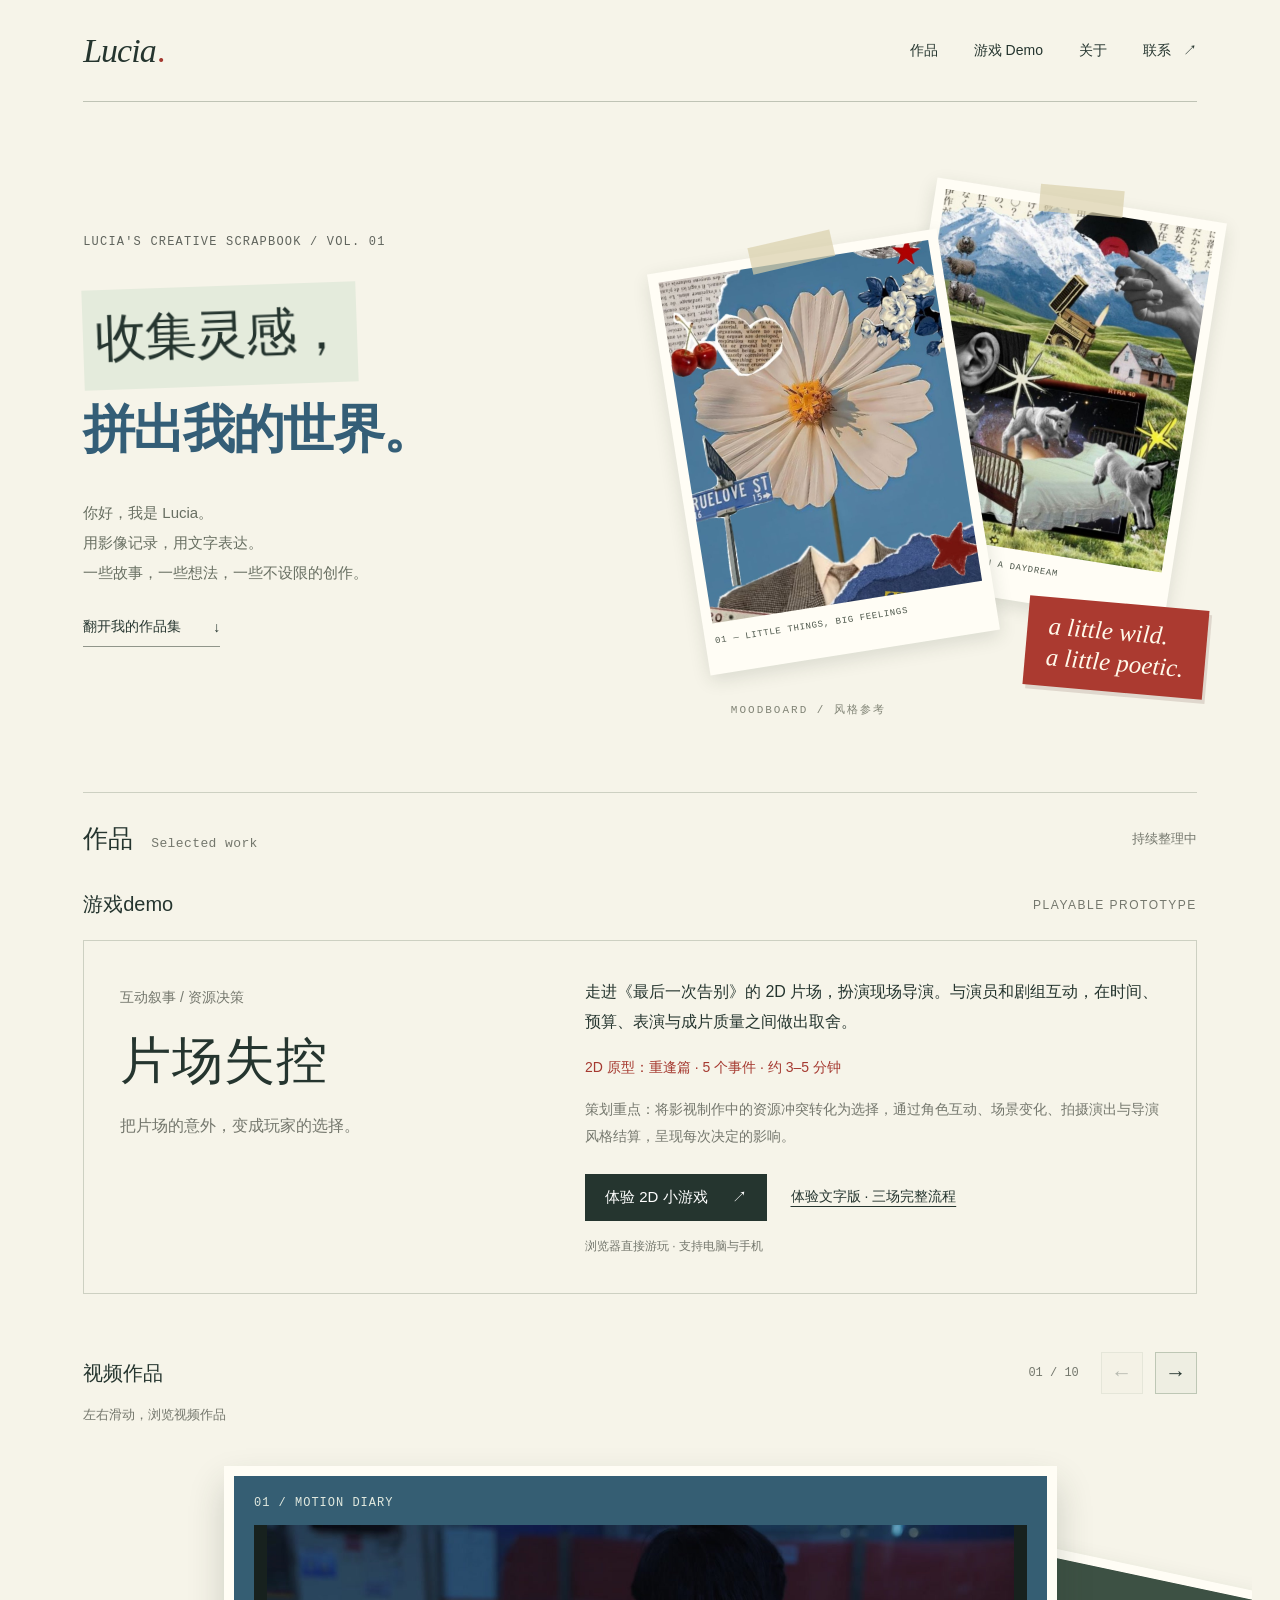
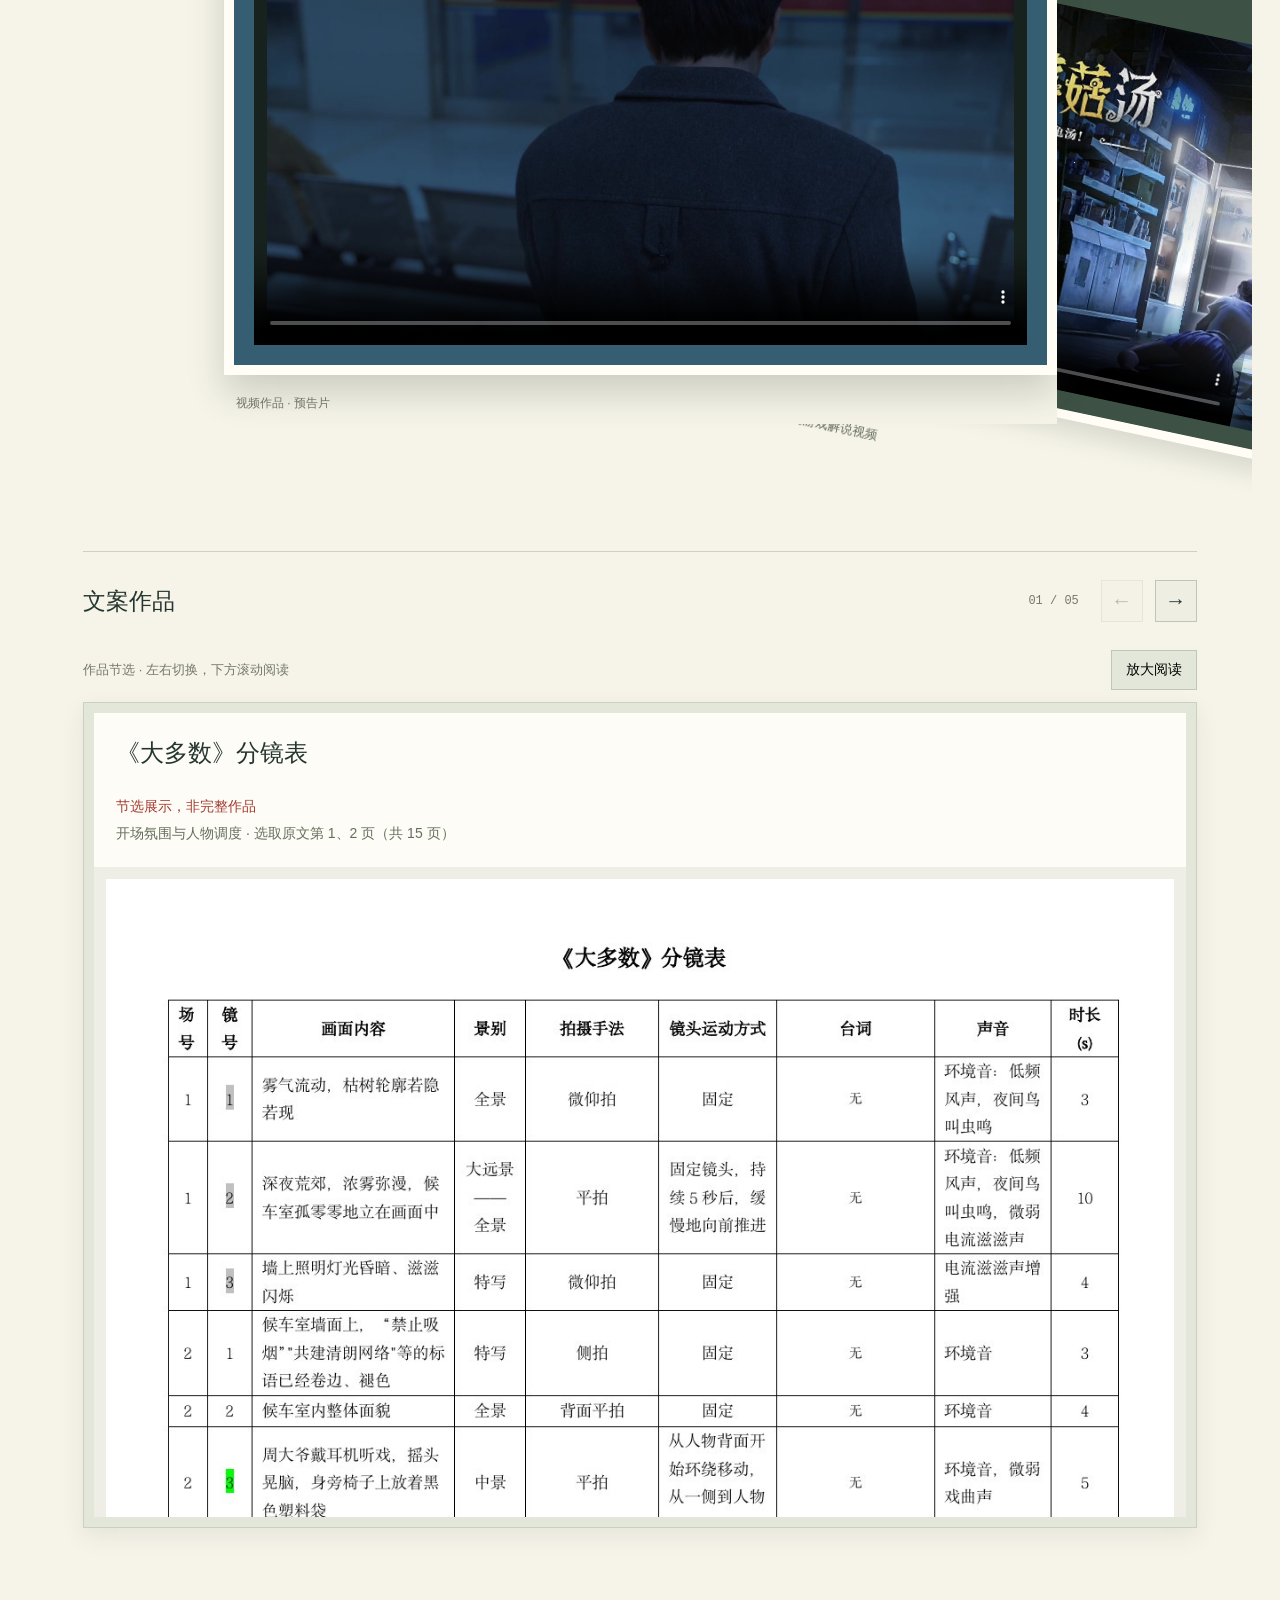
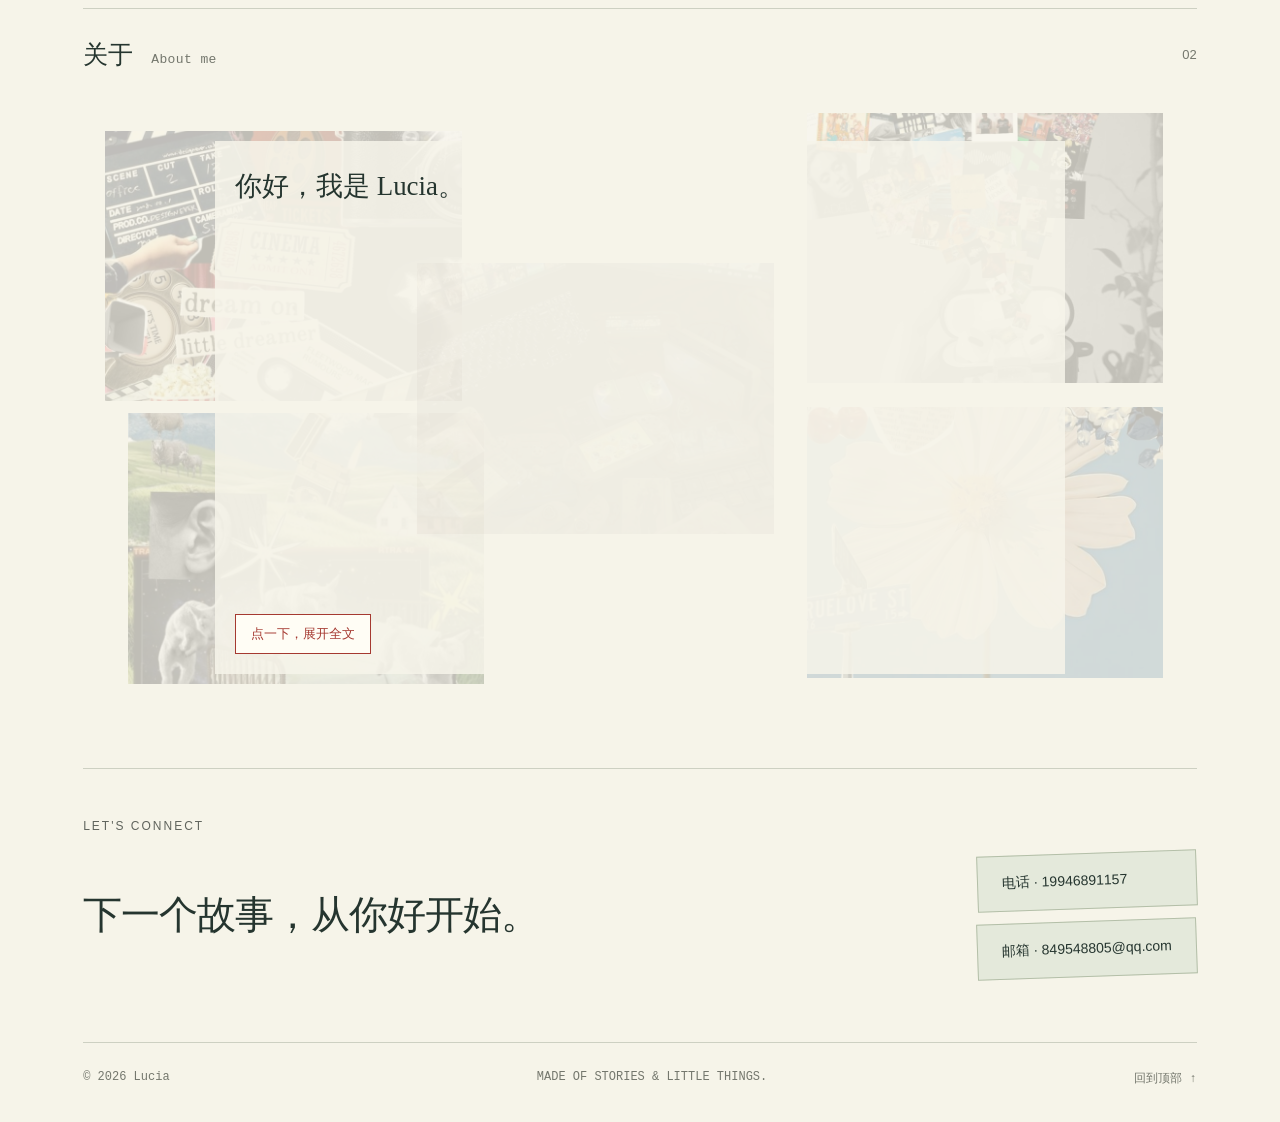
<file: index.html>
<!doctype html>
<html lang="zh-CN">
<head><meta charset="UTF-8"><meta name="viewport" content="width=device-width, initial-scale=1"><title>Lucia — 视频与文案</title><meta name="description" content="Lucia 的个人作品集，收集视频、文案与创作中的想法。"><link rel="icon" type="image/svg+xml" href="data:image/svg+xml,%3Csvg xmlns='http://www.w3.org/2000/svg' viewBox='0 0 32 32'%3E%3Crect width='32' height='32' rx='6' fill='%231a1a1a'/%3E%3Cpath d='M10 8v16h13' fill='none' stroke='white' stroke-width='3'/%3E%3C/svg%3E"><link rel="stylesheet" href="style.css?v=death-excerpt"></head>
<body><a class="skip" href="#work">跳到作品</a><div class="page"><header><a class="identity" href="#home" aria-label="回到首页">Lucia<span class="identity-dot">.</span></a><nav aria-label="主导航"><a href="#work">作品</a><a href="#games">游戏 Demo</a><a href="#about">关于</a><a href="#contact">联系 <span aria-hidden="true">↗</span></a></nav></header>
<main id="home"><section class="hero" aria-labelledby="intro"><div class="hero-copy"><p class="eyebrow">LUCIA'S CREATIVE SCRAPBOOK / VOL. 01</p><h1 id="intro"><span class="title-paper">收集灵感，</span><br><span class="serif">拼出我的世界。</span></h1><p class="hero-description">你好，我是 Lucia。<br>用影像记录，用文字表达。<br>一些故事，一些想法，一些不设限的创作。</p><a class="text-link" href="#work">翻开我的作品集 <span aria-hidden="true">↓</span></a></div><div class="collage-wall"><figure class="collage-photo green-photo"><img src="assets/collage-green.jpeg" alt="视觉参考拼贴：雪山、草地、唱片与超现实剪贴元素"><figcaption>02 — SOMEWHERE IN A DAYDREAM</figcaption></figure><figure class="collage-photo blue-photo"><img src="assets/collage-blue.jpeg" alt="视觉参考拼贴：蓝色背景、花朵、旧报纸与复古汽车"><figcaption>01 — LITTLE THINGS, BIG FEELINGS</figcaption></figure><span class="paper-label">a little wild.<br>a little poetic.</span><span class="reference-note">MOODBOARD / 风格参考</span></div></section><section id="work" class="work" aria-labelledby="work-title"><div class="section-head"><h2 id="work-title">作品<span>Selected work</span></h2><p>持续整理中</p></div><section id="games" class="game-work" aria-labelledby="games-title"><div class="game-work-heading"><h3 id="games-title">游戏demo</h3><span>PLAYABLE PROTOTYPE</span></div><article class="filmset-project"><div class="filmset-title"><p class="filmset-kicker">互动叙事 / 资源决策</p><h4>片场失控</h4><p class="filmset-subtitle">把片场的意外，变成玩家的选择。</p></div><div class="filmset-copy"><p>走进《最后一次告别》的 2D 片场，扮演现场导演。与演员和剧组互动，在时间、预算、表演与成片质量之间做出取舍。</p><p class="filmset-details">2D 原型：重逢篇 · 5 个事件 · 约 3–5 分钟</p><p class="filmset-method">策划重点：将影视制作中的资源冲突转化为选择，通过角色互动、场景变化、拍摄演出与导演风格结算，呈现每次决定的影响。</p><div class="filmset-links"><a class="filmset-play" href="games/filmset-chaos-2d/index.html">体验 2D 小游戏 <span aria-hidden="true">↗</span></a><a class="filmset-source" href="games/filmset-chaos/index.html">体验文字版 · 三场完整流程</a></div><p class="filmset-device">浏览器直接游玩 · 支持电脑与手机</p></div></article></section>
<div class="video-section-head"><h3>视频作品</h3><div class="video-navigation"><span id="video-position" aria-live="polite">01 / 10</span><button type="button" id="video-prev" aria-label="上一个视频" aria-controls="video-track">←</button><button type="button" id="video-next" aria-label="下一个视频" aria-controls="video-track">→</button></div></div><p class="swipe-hint">左右滑动，浏览视频作品</p><div class="video-track" id="video-track" tabindex="0" role="region" aria-label="视频作品，左右滑动或使用方向键浏览"><article class="project"><div class="fan-card"><div class="project-space video-space actual-video"><span class="project-no">01 / MOTION DIARY</span><video controls playsinline preload="none" poster="assets/majority-poster.jpg" aria-label="视频作品 1"><source src="assets/majority-trailer.mp4" type="video/mp4">你的浏览器不支持视频播放，可<a href="assets/majority-trailer.mp4">打开视频</a>观看。</video></div><div class="project-caption"><span>视频作品 · 预告片</span></div></div></article><article class="project"><div class="fan-card"><div class="project-space video-space actual-video"><span class="project-no">02 / GAME CREATOR EDIT</span><video controls playsinline preload="none" poster="assets/turtle-mushroom-poster.jpg" aria-label="视频作品 2"><source src="assets/turtle-mushroom.mp4" type="video/mp4">你的浏览器不支持视频播放，可<a href="assets/turtle-mushroom.mp4">打开视频</a>观看。</video></div><div class="project-caption"><span>视频剪辑</span></div><p class="project-description">游戏博主的游戏解说视频</p></div></article><article class="project director-project"><div class="fan-card"><div class="project-space video-space actual-video"><span class="project-no">03 / DIRECTOR'S CUT</span><video controls playsinline preload="none" poster="assets/ktv-poster.jpg" aria-label="视频作品 3"><source src="assets/ktv.mp4" type="video/mp4">你的浏览器不支持视频播放，可<a href="assets/ktv.mp4">打开视频</a>观看。</video></div><div class="project-caption"><span>编导作品</span></div><p class="project-description">担任编导的视频作品</p></div></article><article class="project director-project"><div class="fan-card"><div class="project-space video-space actual-video"><span class="project-no">04 / DIRECTOR'S CUT</span><video controls playsinline preload="none" poster="assets/social-app-poster.jpg" aria-label="视频作品 4"><source src="assets/social-app.mp4" type="video/mp4">你的浏览器不支持视频播放，可<a href="assets/social-app.mp4">打开视频</a>观看。</video></div><div class="project-caption"><span>编导作品</span></div><p class="project-description">担任编导的视频作品</p></div></article><article class="project director-project"><div class="fan-card"><div class="project-space video-space actual-video"><span class="project-no">05 / DIRECTOR'S CUT</span><video controls playsinline preload="none" poster="assets/lottery-poster.jpg" aria-label="视频作品 5"><source src="assets/lottery.mp4" type="video/mp4">你的浏览器不支持视频播放，可<a href="assets/lottery.mp4">打开视频</a>观看。</video></div><div class="project-caption"><span>编导作品</span></div><p class="project-description">担任编导的视频作品</p></div></article><article class="project director-project"><div class="fan-card"><div class="project-space video-space actual-video"><span class="project-no">06 / DIRECTOR'S CUT</span><video controls playsinline preload="none" poster="assets/fluorescent-mask-poster.jpg" aria-label="视频作品 6"><source src="assets/fluorescent-mask.mp4" type="video/mp4">你的浏览器不支持视频播放，可<a href="assets/fluorescent-mask.mp4">打开视频</a>观看。</video></div><div class="project-caption"><span>编导作品</span></div><p class="project-description">担任编导的视频作品</p></div></article><article class="project"><div class="fan-card"><div class="project-space video-space actual-video"><span class="project-no">07 / VIDEO</span><video controls playsinline preload="none" poster="assets/csy-27-poster.jpg" aria-label="视频作品 7"><source src="assets/csy-27.mp4" type="video/mp4">你的浏览器不支持视频播放，可<a href="assets/csy-27.mp4">打开视频</a>观看。</video></div><div class="project-caption"><span>视频作品</span></div><p class="project-description">《长生引》AIGC真人剧</p></div></article><article class="project"><div class="fan-card"><div class="project-space video-space actual-video"><span class="project-no">08 / VIDEO</span><video controls playsinline preload="none" poster="assets/csy-40-poster.jpg" aria-label="视频作品 8"><source src="assets/csy-40.mp4" type="video/mp4">你的浏览器不支持视频播放，可<a href="assets/csy-40.mp4">打开视频</a>观看。</video></div><div class="project-caption"><span>视频作品</span></div><p class="project-description">《长生引》AIGC真人剧</p></div></article><article class="project"><div class="fan-card"><div class="project-space video-space actual-video"><span class="project-no">09 / GAME VIDEO</span><video controls playsinline preload="none" poster="assets/zhenying-game-recommendation-poster.jpg" aria-label="游戏推荐 · 针影裁梦"><source src="assets/zhenying-game-recommendation.mp4" type="video/mp4">你的浏览器不支持视频播放，可<a href="assets/zhenying-game-recommendation.mp4">打开视频</a>观看。</video></div><div class="project-caption"><span>游戏推荐 · 针影裁梦</span></div><p class="project-description">游戏博主视频</p></div></article><article class="project"><div class="fan-card"><div class="project-space video-space actual-video"><span class="project-no">10 / GAME VIDEO</span><video controls playsinline preload="none" poster="assets/zhenying-caimeng-1-poster.jpg" aria-label="针影裁梦1"><source src="assets/zhenying-caimeng-1.mp4" type="video/mp4">你的浏览器不支持视频播放，可<a href="assets/zhenying-caimeng-1.mp4">打开视频</a>观看。</video></div><div class="project-caption"><span>针影裁梦1</span></div><p class="project-description">游戏博主视频</p></div></article></div><section class="writing-reader-section" id="writing" aria-label="文案作品"><div class="writing-section-head"><h3>文案作品</h3><div class="video-navigation"><span id="writing-position" aria-live="polite">01 / 05</span><button id="writing-prev" type="button" aria-label="上一篇文案">←</button><button id="writing-next" type="button" aria-label="下一篇文案">→</button></div></div><div class="reader-toolbar"><p class="swipe-hint">作品节选 · 左右切换，下方滚动阅读</p><button type="button" id="reading-zoom" aria-pressed="false">放大阅读</button></div><div class="writing-reader" id="writing-reader"><article class="reading-panel" ><h4>《大多数》分镜表</h4><p class="excerpt-note"><strong>节选展示，非完整作品</strong><br>开场氛围与人物调度 · 选取原文第 1、2 页（共 15 页）</p><div class="reading-scroll" tabindex="0" aria-label="《大多数》分镜表节选"><figure class="document-page"><img src="assets/documents/excerpts/storyboard-1.jpg" alt="《大多数》分镜表节选，原文第 1 页" loading="lazy"><figcaption>节选 · 原文第 1 页 / 共 15 页</figcaption></figure><figure class="document-page"><img src="assets/documents/excerpts/storyboard-2.jpg" alt="《大多数》分镜表节选，原文第 2 页" loading="lazy"><figcaption>节选 · 原文第 2 页 / 共 15 页</figcaption></figure></div></article><article class="reading-panel" hidden><h4>《大多数》剧本</h4><p class="excerpt-note"><strong>节选展示，非完整作品</strong><br>冲突建立与人物对白 · 选取原文第 4、5 页（共 14 页）</p><div class="reading-scroll" tabindex="0" aria-label="《大多数》剧本节选"><figure class="document-page"><img src="assets/documents/excerpts/screenplay-4.jpg" alt="《大多数》剧本节选，原文第 4 页" loading="lazy"><figcaption>节选 · 原文第 4 页 / 共 14 页</figcaption></figure><figure class="document-page"><img src="assets/documents/excerpts/screenplay-5.jpg" alt="《大多数》剧本节选，原文第 5 页" loading="lazy"><figcaption>节选 · 原文第 5 页 / 共 14 页</figcaption></figure></div></article><article class="reading-panel" hidden><h4>《长生引》第一集剧本及视频提示词</h4><p class="excerpt-note"><strong>节选展示，非完整作品</strong><br>开场剧本与视频提示词示例 · 选取原文第 1、2、9 页（共 37 页）</p><div class="reading-scroll" tabindex="0" aria-label="《长生引》第一集剧本及视频提示词节选"><figure class="document-page"><img src="assets/documents/excerpts/episode-1.jpg" alt="《长生引》第一集剧本及视频提示词节选，原文第 1 页" loading="lazy"><figcaption>节选 · 原文第 1 页 / 共 37 页</figcaption></figure><figure class="document-page"><img src="assets/documents/excerpts/episode-2.jpg" alt="《长生引》第一集剧本及视频提示词节选，原文第 2 页" loading="lazy"><figcaption>节选 · 原文第 2 页 / 共 37 页</figcaption></figure><figure class="document-page"><img src="assets/documents/excerpts/episode-9.jpg" alt="《长生引》第一集剧本及视频提示词节选，原文第 9 页" loading="lazy"><figcaption>节选 · 原文第 9 页 / 共 37 页</figcaption></figure></div></article><article class="reading-panel" hidden><h4>《长生引》世界观及主要人物</h4><p class="excerpt-note"><strong>节选展示，非完整作品</strong><br>世界观架构与主要人物设定 · 选取原文第 1、3 页（共 4 页）</p><div class="reading-scroll" tabindex="0" aria-label="《长生引》世界观及主要人物节选"><figure class="document-page"><img src="assets/documents/excerpts/world-1.jpg" alt="《长生引》世界观及主要人物节选，原文第 1 页" loading="lazy"><figcaption>节选 · 原文第 1 页 / 共 4 页</figcaption></figure><figure class="document-page"><img src="assets/documents/excerpts/world-3.jpg" alt="《长生引》世界观及主要人物节选，原文第 3 页" loading="lazy"><figcaption>节选 · 原文第 3 页 / 共 4 页</figcaption></figure></div></article><article class="reading-panel" hidden><h4>《死亡证明》剧本节选</h4><p class="excerpt-note"><strong>节选展示，非完整作品</strong><br>开场悬念与人物冲突 · 选取原文第 1、2 场</p><div class="reading-scroll" tabindex="0" aria-label="《死亡证明》剧本节选"><div class="reading-text script-excerpt"><h5>1.内景 县城早餐店 夜 周芸、周磊（电话音）、母亲（语音）</h5><p>△卷帘门落到一半。周芸蹲在地上清理油污。手机在桌上震动，屏幕显示“周磊”。她擦了擦手，接通。</p><p class="script-speaker">周芸：</p><p>怎么了？</p><p>△电话另一端传来哭声。</p><p class="script-speaker">周磊（电话音）：</p><p>姐，妈没了。</p><p>△周芸手里的抹布掉在地上。</p><p class="script-speaker">周芸：</p><p>你说什么？</p><p class="script-speaker">周磊（电话音）：</p><p>下午突然倒下，没救过来……你赶紧回来吧。</p><p class="script-speaker">周芸：</p><p>在哪家医院？我现在过去。</p><p class="script-speaker">周磊（电话音）：</p><p>已经接回家了。</p><p>△周芸站起，膝盖撞到桌角。她没有顾上疼。</p><p class="script-speaker">周芸：</p><p>下午的事，你现在才告诉我？</p><p>△电话挂断。周芸重新拨打，无人接听。她翻开与母亲的聊天记录。最近一条，是自己转出的两千元。上方还有一条母亲的语音。她点开。</p><p class="script-speaker">母亲（语音）：</p><p>你弟最近难，你手头要是还有，就再帮他一点……</p><p>△周芸按停语音。她抓起外套和车钥匙，钻出卷帘门。</p><p>△切黑。片名：死亡证明。</p><h5>2.内景 老宅灵堂 夜 周芸、周磊、二叔、姑妈、小雨、表叔、亲戚若干、母亲（电话音）</h5><p>△遗像、白烛、合着盖的棺材。哀乐从一只小音箱里循环播放。周芸拖着行李箱进门，鞋边沾满泥水。周磊迎上来。</p><p class="script-speaker">周磊：</p><p>姐。</p><p>△周芸径直走到棺材旁，伸手碰棺盖。周磊拦住她。</p><p class="script-speaker">周芸：</p><p>打开。我看看妈。</p><p class="script-speaker">周磊：</p><p>都收拾好了。</p><p class="script-speaker">周芸：</p><p>我还没见她。</p><p class="script-speaker">姑妈：</p><p>先磕头，别乱了规矩。</p><p>△二叔将一条白布塞给周芸，示意她系在腰上。小雨递来纸钱。表叔蹲在供桌旁调电子蜡烛，白光误切成彩色，他赶紧又按回去。</p><p>△周芸跪下，手机震动。她接起一个陌生号码。</p><p class="script-speaker">周芸：</p><p>喂？</p><p class="script-speaker">母亲（电话音）：</p><p>芸芸，妈没死。</p><p>△周芸猛地抬头。</p><p class="script-speaker">母亲（电话音）：</p><p>棺材里不是我。别让你弟知道……</p><p>△电话里传来开门声，通话断了。周芸望向棺材。</p><p class="script-speaker">周磊：</p><p>怎么了？</p><p class="script-speaker">周芸：</p><p>妈穿的是哪件衣服？</p><p class="script-speaker">周磊：</p><p>寿衣。</p><p class="script-speaker">周芸：</p><p>谁给她换的？</p><p>△周磊看向姑妈。姑妈低头扯平白布。</p><p class="script-speaker">姑妈：</p><p>你回来送她就行了，问这些干什么。</p><p>△二叔将三炷香塞进周芸手里。</p><p class="script-speaker">二叔：</p><p>先把该做的做了。</p><p>△周芸接过香，插进香炉。她重新看了一眼手机，将它放进口袋。</p></div></div></article></div></section></section>
<section id="about" class="about" aria-labelledby="about-title"><div class="section-head"><h2 id="about-title">关于<span>About me</span></h2><span class="section-number">02</span></div><div class="about-narrative"><div class="about-background" aria-hidden="true"><img src="assets/intro-film.jpeg" alt=""><img src="assets/intro-music.jpeg" alt=""><img src="assets/intro-games.jpeg" alt=""><img src="assets/collage-green.jpeg" alt=""><img src="assets/collage-blue.jpeg" alt=""></div><div class="about-text"><p class="opening-line">你好，我是 Lucia。</p><p class="opening-line">我对很多东西都保持着兴趣：电影、音乐、游戏、故事、人物，以及那些很难被准确说清楚，却会让人突然产生共鸣的瞬间。</p><p class="opening-line">我始终相信，好的内容不一定需要宏大的表达。一个真实的人物、一点细微的情绪、一次恰到好处的互动，都可能让人记住很久。</p><p class="opening-line">希望这里不只是一个作品的陈列柜，也能慢慢成为属于我的一小块创作空间。</p><button class="reveal-all" type="button">点一下，展开全文</button></div></div></section>
<section id="contact" class="contact" aria-labelledby="contact-title"><p class="eyebrow">LET'S CONNECT</p><div class="contact-row"><h2 id="contact-title">下一个故事，从你好开始。</h2><div class="contact-details"><a href="tel:19946891157" class="contact-button">电话 · 19946891157</a><a href="mailto:849548805@qq.com" class="contact-button">邮箱 · 849548805@qq.com</a></div></div></section></main><footer><p>© <span id="year">2026</span> Lucia</p><span>MADE OF STORIES & LITTLE THINGS.</span><a href="#home">回到顶部 ↑</a></footer></div><script>document.getElementById('year').textContent = new Date().getFullYear();
const track=document.getElementById('video-track'),cards=[...track.children],prev=document.getElementById('video-prev'),next=document.getElementById('video-next'),position=document.getElementById('video-position');
let current=0,gesture=null;
function render(){cards.forEach((card,i)=>{const d=i-current;card.style.transform=`translateX(${d*53}%) translateY(${Math.min(Math.abs(d)*36,72)}px) rotate(${Math.max(-2,Math.min(2,d))*12}deg) scale(${1-Math.min(Math.abs(d)*.1,.2)})`;card.style.zIndex=String(10-Math.abs(d));card.style.visibility=Math.abs(d)>2?'hidden':'visible';card.classList.toggle('is-current',d===0);card.inert=d!==0;card.setAttribute('aria-hidden',String(d!==0));});position.textContent=String(current+1).padStart(2,'0')+' / '+String(cards.length).padStart(2,'0');prev.disabled=current===0;next.disabled=current===cards.length-1;}
function move(step){const index=Math.max(0,Math.min(cards.length-1,current+step));if(index===current)return;cards[current].querySelector('video').pause();current=index;render();}
prev.addEventListener('click',()=>move(-1));next.addEventListener('click',()=>move(1));
track.addEventListener('keydown',event=>{if(event.target!==track)return;if(event.key==='ArrowRight'||event.key==='ArrowLeft'){event.preventDefault();move(event.key==='ArrowRight'?1:-1);}});
track.addEventListener('pointerdown',event=>{const v=event.target.closest('video');if(v&&event.clientY>v.getBoundingClientRect().bottom-48)return;gesture={x:event.clientX,y:event.clientY};});
track.addEventListener('pointerup',event=>{if(!gesture)return;const dx=event.clientX-gesture.x,dy=event.clientY-gesture.y;gesture=null;if(Math.abs(dx)>45&&Math.abs(dx)>Math.abs(dy)*1.3)move(dx<0?1:-1);});
track.addEventListener('pointercancel',()=>gesture=null);
let wheelLock=0;track.addEventListener('wheel',event=>{if(Math.abs(event.deltaX)>Math.abs(event.deltaY)&&Math.abs(event.deltaX)>12){event.preventDefault();if(Date.now()-wheelLock>500){wheelLock=Date.now();move(event.deltaX>0?1:-1);}}},{passive:false});render();

const panels=[...document.querySelectorAll('.reading-panel')],writingPrev=document.getElementById('writing-prev'),writingNext=document.getElementById('writing-next');let writingIndex=0;
function showWriting(step){writingIndex=Math.max(0,Math.min(panels.length-1,writingIndex+step));panels.forEach((p,i)=>p.hidden=i!==writingIndex);document.getElementById('writing-position').textContent=String(writingIndex+1).padStart(2,'0')+' / '+String(panels.length).padStart(2,'0');writingPrev.disabled=writingIndex===0;writingNext.disabled=writingIndex===panels.length-1;}
writingPrev.addEventListener('click',()=>showWriting(-1));writingNext.addEventListener('click',()=>showWriting(1));let writingGesture=null;const writingReader=document.getElementById('writing-reader');writingReader.addEventListener('pointerdown',e=>writingGesture=writingReader.classList.contains('is-zoomed')?null:{x:e.clientX,y:e.clientY});writingReader.addEventListener('pointerup',e=>{if(!writingGesture)return;const dx=e.clientX-writingGesture.x,dy=e.clientY-writingGesture.y;writingGesture=null;if(Math.abs(dx)>65&&Math.abs(dx)>Math.abs(dy)*1.5)showWriting(dx<0?1:-1);});writingReader.addEventListener('pointercancel',()=>writingGesture=null);showWriting(0);document.getElementById('reading-zoom').addEventListener('click',e=>{const zoomed=writingReader.classList.toggle('is-zoomed');e.currentTarget.setAttribute('aria-pressed',String(zoomed));e.currentTarget.textContent=zoomed?'恢复大小':'放大阅读';});
</script><script>
const about=document.querySelector('.about-narrative');
const lines=[...about.querySelectorAll('.opening-line')];
const reduced=matchMedia('(prefers-reduced-motion: reduce)').matches;
const showAll=()=>{about.classList.add('is-visible','is-expanded');lines.forEach(e=>e.classList.add('visible'));about.querySelector('button').hidden=true;};
if(!reduced && 'IntersectionObserver' in window){
  about.classList.add('animate-copy');
  const observer=new IntersectionObserver(entries=>{if(entries.some(e=>e.isIntersecting)){about.classList.add('is-visible');lines.forEach((e,i)=>setTimeout(()=>e.classList.add('visible'),i*1600));observer.disconnect();}},{threshold:.15});
  observer.observe(about);
}else{showAll();}
about.addEventListener('click',showAll);
</script></body></html>
</file>
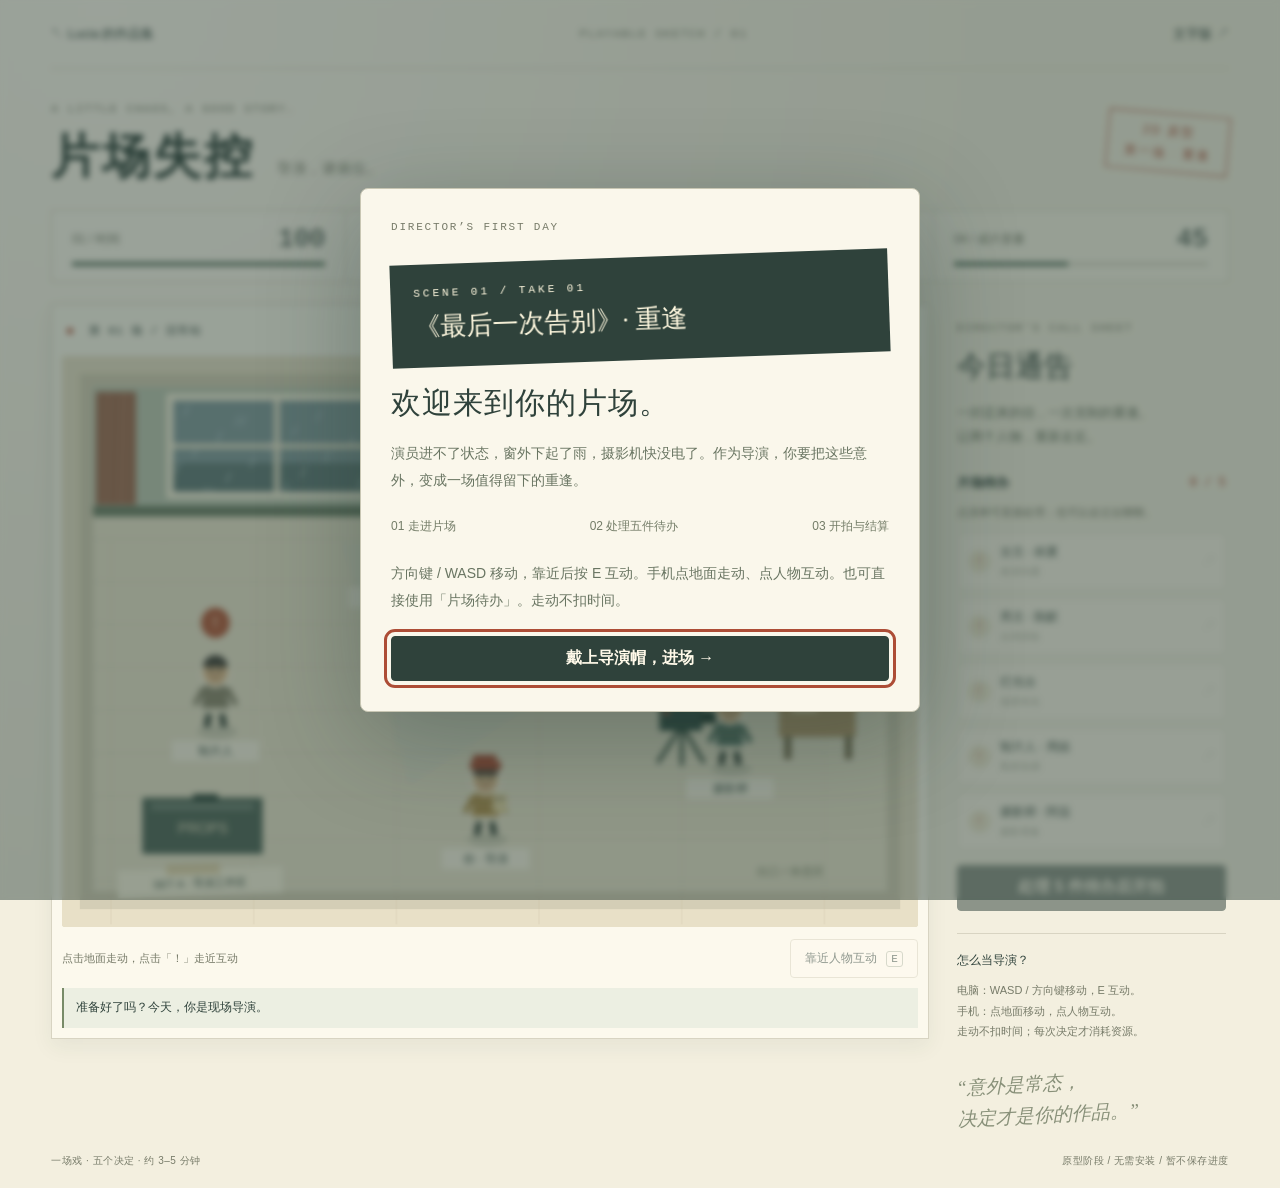
<file: games/filmset-chaos-2d/index.html>
<!doctype html>
<html lang="zh-CN">
<head>
  <meta charset="utf-8">
  <meta name="viewport" content="width=device-width,initial-scale=1">
  <meta name="theme-color" content="#f3efdf">
  <meta name="description" content="片场失控 2D 原型：走进片场，做出你的导演决定。">
  <title>片场失控 · 2D 片场原型</title>
  <link rel="icon" href="data:image/svg+xml,%3Csvg xmlns='http://www.w3.org/2000/svg' viewBox='0 0 32 32'%3E%3Crect x='3' y='8' width='26' height='21' rx='3' fill='%23344d47'/%3E%3Cpath d='M3 8h26M8 3l4 5m6-5 4 5' stroke='%23d6b86b' stroke-width='4'/%3E%3C/svg%3E">
  <link rel="stylesheet" href="styles.css">
  <script src="engine.js" defer></script>
  <script src="app.js" defer></script>
</head>
<body>
  <div class="page">
    <header class="masthead">
      <a class="back" href="../../index.html#games">↖ Lucia 的作品集</a>
      <span class="edition">PLAYABLE SKETCH / 01</span>
      <a href="../filmset-chaos/index.html">文字版 ↗</a>
    </header>
    <main>
      <div class="title-row"><div><p class="eyebrow">A LITTLE CHAOS, A GOOD STORY.</p><h1>片场失控<span>导演，请就位。</span></h1></div><span class="stamp">2D 原型<br>第一场 · 重逢</span></div>
      <section class="metrics" aria-label="片场资源">
        <div class="metric"><span>01 / 时间</span><strong id="stat-time">100</strong><progress id="bar-time" max="100" value="100" aria-label="剩余时间"></progress></div>
        <div class="metric"><span>02 / 预算</span><strong id="stat-budget">100</strong><progress id="bar-budget" max="100" value="100" aria-label="剩余预算"></progress></div>
        <div class="metric"><span>03 / 演员状态</span><strong id="stat-acting">55</strong><progress id="bar-acting" max="100" value="55" aria-label="演员状态"></progress></div>
        <div class="metric"><span>04 / 成片质量</span><strong id="stat-quality">45</strong><progress id="bar-quality" max="100" value="45" aria-label="成片质量"></progress></div>
      </section>
      <div class="workspace">
        <section class="set-panel" aria-label="可互动的片场">
          <div class="set-heading"><span><i class="live-dot"></i> 第 01 场 / 旧车站</span><button id="pause" type="button" disabled>暂停</button></div>
          <div class="canvas-wrap"><canvas id="world" width="960" height="640" tabindex="0" aria-label="片场。方向键或 WASD 移动，E 或空格与附近人物互动。也可点击场景或使用旁边的片场清单。">浏览器不支持 Canvas。你仍可使用片场清单完成决策，或体验文字版。</canvas><div id="scene-caption" class="scene-caption" hidden></div><div id="pause-cover" class="pause-cover" hidden>片场休息中<button id="resume" type="button">继续拍摄</button></div></div>
          <div class="stage-footer"><p id="movement-hint">点击地面走动，点击「！」走近互动</p><button id="interact" type="button" disabled>靠近人物互动 <kbd>E</kbd></button></div>
          <p class="feedback" id="feedback" role="status">准备好了吗？今天，你是现场导演。</p>
        </section>
        <aside class="call-sheet">
          <p class="eyebrow">DIRECTOR'S CALL SHEET</p><h2>今日通告</h2><p class="brief">一封迟来的信，一次克制的重逢。<br>让两个人物，重新走近。</p>
          <div class="task-title"><h3>片场待办</h3><span id="task-count">0 / 5</span></div>
          <p class="task-help">点清单可直接处理；也可以走过去聊聊。</p><div id="tasks" class="tasks"></div>
          <button class="primary film-button" id="shoot" type="button" disabled>处理 5 件待办后开拍</button>
          <div class="instructions"><strong>怎么当导演？</strong><p>电脑：WASD / 方向键移动，E 互动。<br>手机：点地面移动，点人物互动。<br>走动不扣时间；每次决定才消耗资源。</p></div>
          <p class="pencil-note">“意外是常态，<br>决定才是你的作品。”</p>
        </aside>
      </div>
      <footer><span>一场戏 · 五个决定 · 约 3–5 分钟</span><span>原型阶段 / 无需安装 / 暂不保存进度</span></footer>
    </main>
  </div>
  <dialog id="dialog" aria-labelledby="dialog-title"><div id="dialog-content"></div></dialog>
  <noscript><div class="no-script">请启用 JavaScript 体验 2D 片场。</div></noscript>
</body>
</html>
</file>
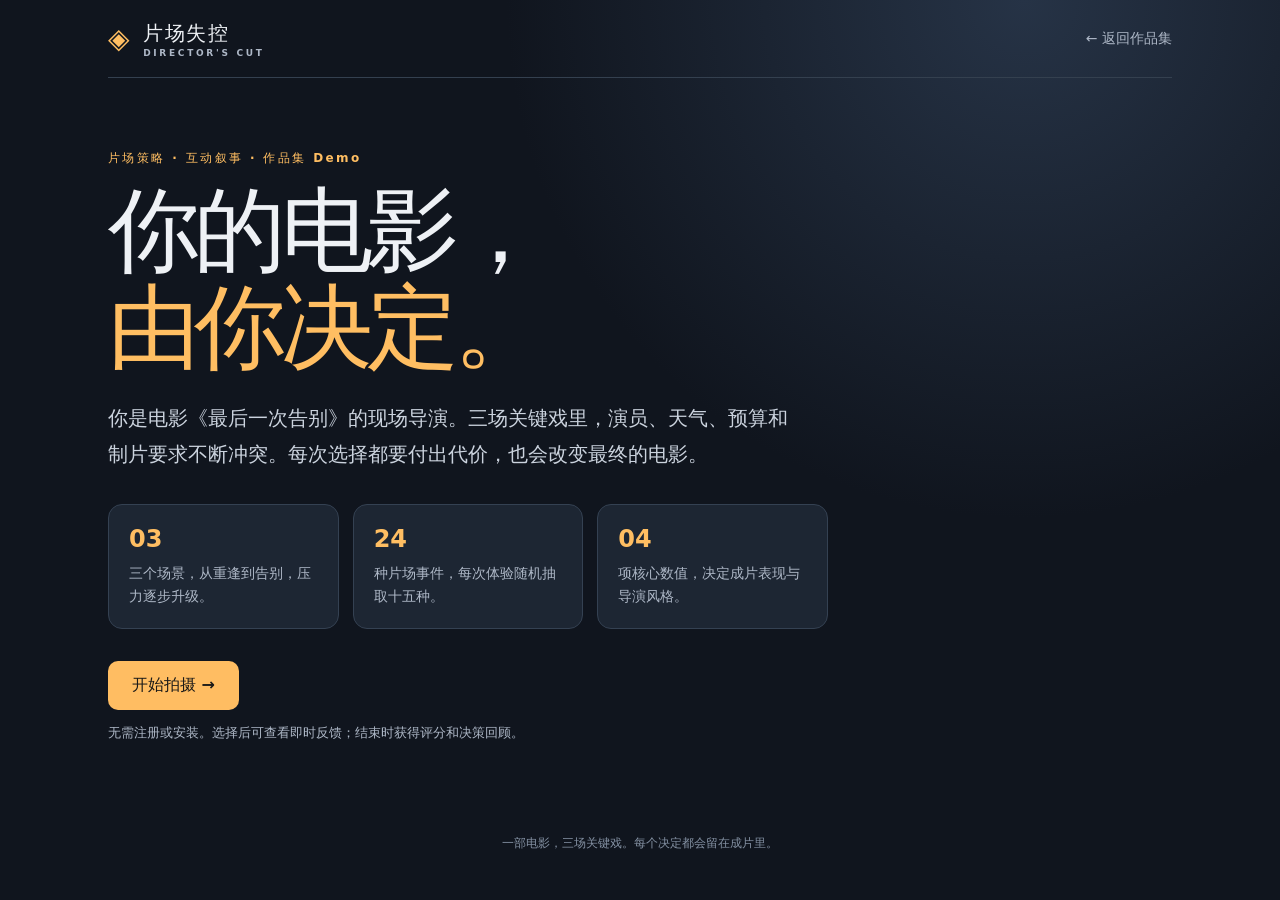
<file: games/filmset-chaos/index.html>
<!doctype html>
<html lang="zh-CN">
<head>
  <meta charset="utf-8">
  <meta name="viewport" content="width=device-width, initial-scale=1">
  <meta name="theme-color" content="#171c28">
  <meta name="description" content="片场失控：一款关于片场抉择的轻量策略游戏。">
  <title>片场失控｜导演决策 Demo</title>
  <link rel="stylesheet" href="styles.css">
  <script src="app.js" defer></script>
</head>
<body>
  <div class="shell">
    <header class="topbar">
      <div class="brand"><span class="brand-mark">◈</span><span>片场失控 <small>DIRECTOR'S CUT</small></span></div>
      <a class="portfolio-back" href="../../index.html#games">← 返回作品集</a>
    </header>
    <main id="app" aria-live="polite"></main>
    <noscript><p>请启用 JavaScript 以游玩《片场失控》Demo。</p></noscript>
    <footer>一部电影，三场关键戏。每个决定都会留在成片里。</footer>
  </div>
</body>
</html>
</file>
<file: style.css>
@charset "UTF-8";
:root{color-scheme:light;--ink:#20211f;--muted:#757873;--line:#e3e5e0;--accent:#485c41}*{box-sizing:border-box}html{scroll-behavior:smooth;scroll-padding-top:35px}body{margin:0;background:#fff;color:var(--ink);font-family:Arial,"PingFang SC","Microsoft YaHei",sans-serif;-webkit-font-smoothing:antialiased;font-size:16px}a{color:inherit;text-decoration:none}a:focus-visible{outline:2px solid var(--accent);outline-offset:7px}a:hover{color:var(--accent)}.page{max-width:1440px;margin:auto;padding:0 7.2%}.skip{position:fixed;top:-60px;left:20px;background:var(--ink);color:white;padding:12px;z-index:10}.skip:focus{top:10px}header{height:116px;display:flex;align-items:center;justify-content:space-between;border-bottom:1px solid var(--line)}.identity{font-size:24px;font-weight:700;letter-spacing:-1px}.identity-dot{color:var(--accent);padding-left:2px}nav{display:flex;gap:36px;font-size:14px}nav a{padding:12px 0}nav span{margin-left:8px}.hero{position:relative;padding:88px 0 75px}.eyebrow{font-size:12px;font-weight:500;letter-spacing:2px;margin:0 0 34px;color:#60645d}.eyebrow span{margin:0 12px}h1{font-size:clamp(50px,6.8vw,96px);font-weight:500;line-height:1.3;letter-spacing:-4px;margin:0}.serif{font-family:Georgia,"Songti SC",SimSun,serif;font-weight:400;color:var(--accent)}.hero-bottom{display:flex;align-items:flex-end;justify-content:space-between;max-width:800px;margin-top:38px}.hero-bottom p{line-height:1.9;color:#686b65;margin:0}.text-link{display:inline-flex;align-items:center;gap:32px;font-size:14px;padding-bottom:10px;border-bottom:1px solid #90958a}.hero-index{position:absolute;right:0;top:104px;font-size:12px;letter-spacing:2px;color:#95988f;writing-mode:vertical-rl}.section-head{display:flex;justify-content:space-between;align-items:center;border-top:1px solid var(--line);padding:29px 0 36px}.section-head h2{font-size:21px;font-weight:500;margin:0}.section-head h2 span{font-size:13px;letter-spacing:.4px;color:var(--muted);font-weight:400;margin-left:18px}.section-head>p,.section-number{font-size:13px;color:var(--muted);margin:0}.project-grid{display:grid;grid-template-columns:1.4fr 1fr;gap:9%;padding-bottom:93px}.project-space{position:relative;background:#f3f4f1;min-height:340px;padding:28px 36px;display:flex;flex-direction:column;justify-content:space-between}.project-no{font-size:13px;color:#73796d}.small-label{font-size:11px;letter-spacing:2px;color:#767d6e}.project-space p{font-size:31px;line-height:1.6;font-weight:400;margin:16px 0 22px;letter-spacing:1px}.placeholder-label{font-size:12px;color:#7c8275;align-self:flex-end}.project-caption{display:flex;justify-content:space-between;gap:16px;align-items:center;margin-top:20px}.project-caption h3{font-size:16px;font-weight:500;margin:0}.project-caption span{color:var(--muted);font-size:12px}.project-note{align-self:center;padding:26px 0}.note-index{font-size:11px;letter-spacing:2px;color:var(--muted)}.project-note h3{font-size:28px;line-height:1.7;font-weight:400;margin:25px 0 20px}.project-note p{font-size:14px;color:var(--muted);line-height:1.9;margin-bottom:32px}.about-content{display:grid;grid-template-columns:1.4fr 1fr;gap:9%;padding:20px 0 90px}.about-lead{font-size:38px;line-height:1.55;letter-spacing:-1px;margin:0}.about-lead span{font-family:Georgia,"Songti SC",serif}.about-copy{padding-top:6px}.about-copy p{line-height:1.9;margin:0 0 18px}.about-copy .muted{color:var(--muted);font-size:14px}.profile-link{font-size:14px;display:inline-flex;gap:28px;margin-top:15px}.contact{padding:50px 0 65px;border-top:1px solid var(--line)}.contact .eyebrow{margin-bottom:20px}.contact-row{display:flex;justify-content:space-between;gap:25px;align-items:center}.contact h2{font-size:clamp(27px,3.6vw,48px);font-weight:400;margin:0;letter-spacing:-1px}.contact-button{padding:18px 24px;border:1px solid #ccd0c7;font-size:14px;display:flex;gap:30px;align-items:center;transition:background .2s}.contact-button:hover{background:#f3f4f1}footer{display:flex;justify-content:space-between;gap:20px;border-top:1px solid var(--line);padding:27px 0 35px;font-size:12px;color:var(--muted)}footer p{margin:0}@media(min-width:1500px){.page{padding:0 100px}}@media(max-width:700px){.page{padding:0 7%}header{height:90px}.identity{font-size:21px}nav{gap:20px}.hero{padding:62px 0 56px}.eyebrow{font-size:10px;letter-spacing:1.4px}h1{font-size:clamp(44px,10vw,66px);letter-spacing:-2px}.hero-index{display:none}.hero-bottom{gap:24px;margin-top:30px}.hero-bottom p{font-size:14px}.text-link{gap:15px;white-space:nowrap}.section-head{padding:24px 0}.section-head h2 span{margin-left:12px;font-size:12px}.project-grid,.about-content{grid-template-columns:1fr;gap:34px;padding-bottom:55px}.project-space{min-height:320px;padding:26px}.project-note{padding:10px 0}.project-note h3{font-size:26px;margin:18px 0}.project-note p{margin-bottom:22px}.about-lead{font-size:32px}.about-content{padding-top:8px}.contact{padding:37px 0 45px}.contact-row{align-items:flex-start;flex-direction:column;gap:28px}.contact-button{padding:16px 20px}footer{flex-wrap:wrap;line-height:1.7}footer>span{display:none}}@media(prefers-reduced-motion:reduce){html{scroll-behavior:auto}*{transition:none!important}}

.project-grid{grid-template-columns:1fr 1fr;gap:32px}.video-space{background:#eff1ee}.writing-space{background:#f5f4f1}.writing-space p{font-family:Georgia,"Songti SC",SimSun,serif}.play-mark{font-size:35px;line-height:1;color:#66715f}.project-space p{margin-top:14px}@media(max-width:700px){.project-grid{grid-template-columns:1fr;gap:36px}}

/* Lucia's paper scrapbook */
:root{--ink:#25352f;--muted:#74776d;--line:#cdd0c2;--accent:#a53930}body{background:#f6f4e9}.page{max-width:1500px;padding:0 6.5%}header{height:102px;border-bottom:1px solid #bfc3b5}.identity{font-family:Georgia,serif;font-size:34px;font-style:italic;font-weight:400}.hero{display:grid;grid-template-columns:1fr 1fr;gap:30px;min-height:690px;padding:82px 0 94px;align-items:center}.hero .eyebrow{font-family:monospace;font-size:12px;letter-spacing:1.2px;margin-bottom:37px}.hero h1{font-size:clamp(36px,4.1vw,60px);letter-spacing:-2px;line-height:1.65;position:relative;z-index:2}.title-paper{background:#e4ebdc;padding:5px 12px 8px;box-decoration-break:clone;display:inline-block;transform:rotate(-2deg)}.hero .serif{color:#345e77;font-weight:600;font-family:Georgia,"Songti SC",SimSun,serif;white-space:nowrap}.hero-description{font-size:15px;line-height:2;color:#686f62;margin:26px 0}.hero .text-link{margin-top:4px}.collage-wall{height:500px;position:relative;isolation:isolate}.collage-photo{position:absolute;margin:0;background:#fffdf5;padding:10px 10px 28px;box-shadow:0 6px 18px #26352621;width:54%}.collage-photo img{width:100%;height:345px;object-fit:cover;display:block}.collage-photo figcaption{font-family:monospace;font-size:9px;letter-spacing:.7px;margin-top:13px;color:#4e584c}.blue-photo{top:58px;left:4%;transform:rotate(-9deg);z-index:2}.green-photo{top:7px;right:0;transform:rotate(9deg);z-index:1}.collage-photo:before{content:"";position:absolute;width:84px;height:27px;background:#d9cfabb0;left:calc(50% - 42px);top:-13px;transform:rotate(-4deg)}.paper-label{position:absolute;right:-9px;bottom:0;transform:rotate(5deg);background:#ab3a30;color:#fff8e9;padding:13px 21px;font:italic 25px/1.25 Georgia,serif;z-index:3;box-shadow:3px 4px 0 #50231c22}.reference-note{position:absolute;bottom:-26px;left:14%;font-family:monospace;font-size:11px;letter-spacing:2px;color:#818476}.section-head h2{font-family:"Songti SC",SimSun,serif;font-size:25px}.section-head h2 span{font-family:monospace}.project-grid{gap:50px;padding:10px 6px 100px}.project-space{min-height:325px;border:8px solid #fffdf5;box-shadow:0 3px 10px #273c2920}.video-space{background:#355e73;color:#f7f1d8;transform:rotate(-1.5deg)}.writing-space{background:#e2e7d4;transform:rotate(1.4deg)}.video-space .project-no,.video-space .placeholder-label,.video-space .play-mark{color:#e1e9df}.video-space p{font-family:"Songti SC",SimSun,serif}.project-no{font-family:monospace;letter-spacing:1px}.project-space p{font-size:34px}.play-mark{font-size:40px}.project-caption{margin-top:27px}.project-caption h3{font-family:"Songti SC",SimSun,serif;font-size:20px}.about-content{padding:25px 0 90px}.about-lead{font-family:"Songti SC",SimSun,serif}.about-lead span{color:#a53930;font-style:italic;font-size:48px}.contact h2{font-family:"Songti SC",SimSun,serif;font-size:39px}.contact-button{background:#e4e9db;border-color:#b4bfa8;transform:rotate(-2deg)}.contact-button:hover{background:#d7e0cb}footer{font-family:monospace}
@media(max-width:1050px) and (min-width:701px){.hero{grid-template-columns:1fr 1fr;gap:15px}.collage-photo img{height:290px}.collage-wall{height:430px}.hero h1{font-size:39px}.paper-label{font-size:21px}.hero .eyebrow{font-size:10px}}
@media(max-width:700px){.page{padding:0 7%}header{height:90px}.hero{grid-template-columns:1fr;padding:48px 0 70px;gap:44px}.hero h1{font-size:clamp(31px,7.5vw,48px);letter-spacing:-1px}.hero .eyebrow{font-size:10px;margin-bottom:22px}.hero-description{font-size:14px;margin-top:23px}.collage-wall{height:435px;margin:0 5px}.collage-photo img{height:300px}.collage-photo{width:55%;padding:8px 8px 20px}.collage-photo figcaption{font-size:7px;letter-spacing:0}.blue-photo{left:2%;top:44px}.green-photo{right:1%}.paper-label{bottom:4px;right:0;font-size:22px}.reference-note{bottom:-18px;left:5%;font-size:9px}.project-grid{gap:39px;padding-bottom:64px}.project-space{min-height:305px}.project-caption span{font-size:11px}.contact h2{font-size:29px}.contact-button{font-size:14px}.about-content{padding-bottom:60px}}
@media(prefers-reduced-motion:reduce){html{scroll-behavior:auto}}

.actual-video{padding:20px 16px;justify-content:center;gap:22px}.actual-video .project-no{align-self:flex-start}.actual-video video{display:block;width:100%;aspect-ratio:16/9;background:#111;object-fit:contain;transform:rotate(1.5deg)}@media(max-width:700px){.actual-video{min-height:260px;padding:18px 10px}}

.project-description{font-size:14px;line-height:1.8;color:#626b5e;margin:12px 0 0}.project-grid{row-gap:52px}.project-grid>.project:nth-child(2) .video-space{background:#3d5144;transform:rotate(1deg)}.project-grid>.project:nth-child(2) video{transform:rotate(-1deg)}

.video-section-head{display:flex;align-items:center;justify-content:space-between;margin:4px 0 12px}.video-section-head h3{font-size:20px;font-weight:400;font-family:"Songti SC",SimSun,serif;margin:0}.video-navigation{display:flex;align-items:center;gap:12px}.video-navigation span{font:12px monospace;color:var(--muted);margin-right:10px}.video-navigation button{width:42px;height:42px;background:#eeeee2;border:1px solid #bec7b5;color:var(--ink);font-size:21px;cursor:pointer}.video-navigation button:hover:not(:disabled){background:#dce4d3}.video-navigation button:disabled{opacity:.3;cursor:default}.video-navigation button:focus-visible,.video-track:focus-visible{outline:2px solid var(--accent);outline-offset:3px}.swipe-hint{font-size:13px;color:var(--muted);margin:0 0 12px}.video-track{position:relative;display:flex;gap:34px;overflow-x:auto;scroll-snap-type:x mandatory;overscroll-behavior-x:contain;scrollbar-width:thin;scrollbar-color:#81917c #e7e8dc;padding:18px 12px 25px;margin:0 -12px 55px}.video-track>.project{flex:0 0 78%;min-width:0;scroll-snap-align:start;padding:0 8px}.video-track .actual-video{min-height:0;padding:22px 20px;transform:none}.video-track .actual-video video{transform:none;max-height:480px}.video-track>.project:nth-child(2) .video-space{background:#3d5144}.video-track>.project:nth-child(3) .video-space{background:#374855}.writing-grid{max-width:520px;padding:0 6px 80px}.video-track .project-description{margin-bottom:0}@media(max-width:700px){.video-track{gap:12px;margin-bottom:45px}.video-track>.project{flex-basis:92%;padding:0 4px}.video-track .actual-video{padding:16px 10px;gap:15px}.video-track .project-caption{align-items:flex-start;flex-wrap:wrap;gap:8px}.video-track .project-caption h3{font-size:19px}.writing-grid{padding-bottom:60px}.video-navigation{gap:8px}.video-navigation span{margin-right:2px}}

.video-track>.project:last-child{margin-right:22%}@media(max-width:700px){.video-track>.project:last-child{margin-right:8%}}

/* Fan-shaped video gallery */
.video-track{gap:24px;padding:38px 0 90px;margin:0 -5% 35px;overflow-y:hidden;scroll-padding:0;align-items:flex-start;isolation:isolate}.video-track::before,.video-track::after{content:"";flex:0 0 calc(16% - 24px)}.video-track>.project{position:relative;flex:0 0 68%;padding:0;scroll-snap-align:center;transform-origin:50% 110%;will-change:transform;backface-visibility:hidden}.video-track>.project:last-child{margin-right:0}.video-track .actual-video{padding:20px;gap:15px;border:10px solid #fffdf5;box-shadow:0 12px 26px #26352626;transition:box-shadow .25s;background:#355e73}.video-track .is-current .actual-video{box-shadow:0 18px 34px #26352633}.video-track .actual-video video{width:100%;height:clamp(260px,35vw,440px);max-height:none;aspect-ratio:auto;object-fit:contain;background:#17211e}.video-track .project-caption{margin-top:20px;padding:0 12px}.video-track .project-description{padding:0 12px}.video-track .director-project .actual-video{background:#566149}.video-track .director-project:nth-child(even) .actual-video{background:#6b4d43}.video-track .project-no{font-size:12px}.video-track .project{background:#f6f4e9;padding-bottom:12px}.video-track .is-current{z-index:10}
@media(max-width:700px){.video-track{margin:0 -7% 20px;padding-top:28px;padding-bottom:80px;gap:24px}.video-track::before,.video-track::after{flex-basis:calc(8% - 24px)}.video-track>.project{flex-basis:84%;padding:0 0 12px}.video-track>.project:last-child{margin-right:0}.video-track .actual-video{padding:12px 8px;border-width:7px}.video-track .actual-video video{height:340px}.video-track .project-caption{padding:0 8px}.video-track .project-description{padding:0 8px;font-size:14px}}
@media(prefers-reduced-motion:reduce){.video-track>.project{will-change:auto}.video-track .actual-video{transition:none}}

.video-track>.project{background:transparent;will-change:auto}.fan-card{transform-origin:50% 110%;will-change:transform;background:#f6f4e9;padding-bottom:12px;backface-visibility:hidden}.video-track .project{padding-bottom:0}@media(prefers-reduced-motion:reduce){.fan-card{will-change:auto}}

.video-track{gap:0}.video-track::before,.video-track::after{flex-basis:16%}.video-track>.project{margin-right:-30%}.video-track>.project:last-child{margin-right:0}@media(max-width:700px){.video-track{gap:0}.video-track::before,.video-track::after{flex-basis:11%}.video-track>.project{flex-basis:78%;margin-right:-40%}.video-track>.project:last-child{margin-right:0}}

.video-track{scroll-snap-type:none}.video-track>.project{scroll-snap-align:none}

.video-track{display:block;height:680px;overflow:hidden;padding:30px 0 70px;touch-action:pan-y;scrollbar-width:none;overflow-anchor:none}.video-track::before,.video-track::after{display:none}.video-track>.project{position:absolute;top:30px;left:16%;width:68%;margin:0!important;transform-origin:50% 110%;transition:transform .48s cubic-bezier(.22,.68,.22,1);will-change:transform}.video-track>.project:not(.is-current){pointer-events:none}.fan-card{transform:none!important;will-change:auto}.video-track>.project{}.video-track .actual-video video{height:420px}@media(max-width:700px){.video-track{height:590px}.video-track>.project{left:11%;width:78%}.video-track .actual-video video{height:340px}}@media(prefers-reduced-motion:reduce){.video-track>.project{transition:none}}

.video-track{overflow:clip}

.writing-section-head{display:flex;align-items:center;justify-content:space-between;gap:20px;padding:28px 0;border-top:1px solid var(--line)}.writing-section-head h3{font:400 23px "Songti SC",SimSun,serif;margin:0}.writing-section-head>span{font:12px monospace;color:var(--muted)}.writing-grid{max-width:none;display:grid;grid-template-columns:repeat(3,minmax(0,1fr));gap:30px;padding:12px 6px 85px}.writing-paper{position:relative;min-height:300px;padding:28px 24px;background:#e4e8da;border:8px solid #fffdf5;box-shadow:0 7px 16px #26352618;transform:rotate(-2deg)}.writing-card-2 .writing-paper{background:#e5ebed;transform:rotate(1.5deg)}.writing-card-3 .writing-paper{background:#eee2d7;transform:rotate(-1deg)}.writing-meta{font:12px monospace;letter-spacing:1px;color:#63705f}.writing-kind{font-size:14px;color:#596751;margin:45px 0 12px}.writing-paper h4{font:400 27px/1.5 "Songti SC",SimSun,serif;margin:0 0 18px;overflow-wrap:anywhere}.writing-subtitle{font-size:14px;line-height:1.8;color:#687160;margin:0}.document-actions{display:flex;align-items:center;justify-content:space-between;gap:12px;padding:25px 3px 0;flex-wrap:wrap}.document-actions .text-link{gap:14px}.document-download{font-size:14px;padding:0 0 10px;color:#58634f}.document-download:hover{color:var(--accent)}@media(max-width:850px){.writing-grid{grid-template-columns:1fr;gap:40px;max-width:560px;margin:auto}.writing-paper{min-height:280px}.writing-section-head>span{font-size:11px}}

.writing-reader-section{padding-bottom:80px}.writing-reader{padding:10px;background:#e3e7da;border:1px solid #cbd1c1;box-shadow:0 8px 22px #26352614;touch-action:pan-y}.reading-panel[hidden]{display:none}.reading-panel h4{font:400 24px/1.5 "Songti SC",SimSun,serif;margin:0;padding:22px;background:#fdfcf6}.reading-scroll{height:650px;max-height:75vh;overflow:auto;background:#eeeee7;overscroll-behavior:contain}.document-page{margin:12px;background:white}.document-page img{display:block;width:100%;height:auto}.document-page figcaption{text-align:center;font:12px monospace;padding:12px;color:#74776d}.reading-text{background:#fffef9;padding:24px 8%;font-size:17px;line-height:2;color:#30382e}.reading-text p{margin:0 0 1.2em;white-space:pre-wrap;overflow-wrap:anywhere}.reading-text img{max-width:100%;height:auto;display:block;margin:20px auto}.reading-scroll:focus-visible{outline:2px solid var(--accent);outline-offset:-3px}@media(max-width:700px){.reading-panel h4{font-size:20px;padding:18px 12px}.writing-reader{padding:5px}.reading-text{font-size:16px;padding:20px}.document-page{margin:6px}.reading-scroll{height:560px}.writing-reader-section{padding-bottom:55px}}

.reader-toolbar{display:flex;gap:16px;justify-content:space-between;align-items:center;margin-bottom:12px}.reader-toolbar .swipe-hint{margin:0}.reader-toolbar button{background:#e3e7da;border:1px solid #bfc7b5;padding:10px 14px;font-size:14px;white-space:nowrap;cursor:pointer}.writing-reader.is-zoomed .document-page{min-width:1100px}.writing-reader.is-zoomed .reading-text{font-size:22px}.writing-reader.is-zoomed{touch-action:auto}

.excerpt-note{margin:0;background:#fdfcf6;padding:0 22px 20px;font-size:14px;color:#65705c;line-height:1.9}.excerpt-note strong{font-weight:500;color:#a53930}@media(max-width:700px){.excerpt-note{padding:0 12px 16px;font-size:13px}}

/* Game portfolio entry */

.game-work{padding:0 0 54px;scroll-margin-top:30px}.game-work-heading{display:flex;justify-content:space-between;align-items:center;gap:14px;margin:0 0 22px}.game-work-heading h3{font-size:20px;font-weight:500;margin:0}.game-work-heading>span{font-size:12px;letter-spacing:1.5px;color:var(--muted)}.filmset-project{display:grid;grid-template-columns:.85fr 1.15fr;gap:40px;border:1px solid var(--line);padding:36px}.filmset-title{padding:12px 0}.filmset-kicker{font-size:14px;color:var(--muted);margin:0 0 20px}.filmset-title h4{font-family:Georgia,"Songti SC",serif;font-size:clamp(34px,4vw,54px);font-weight:400;letter-spacing:1px;margin:0 0 16px;color:var(--ink)}.filmset-subtitle{font-size:16px;line-height:1.8;margin:0;color:var(--muted)}.filmset-copy>p{font-size:16px;line-height:1.9;margin:0 0 16px}.filmset-copy .filmset-details{font-size:14px;color:var(--accent)}.filmset-copy .filmset-method{font-size:14px;color:var(--muted)}.filmset-links{display:flex;gap:24px;align-items:center;flex-wrap:wrap;margin-top:24px}.filmset-play{display:inline-flex;gap:24px;align-items:center;background:var(--ink);color:#fff;padding:14px 20px;font-size:15px}.filmset-play:hover{background:var(--accent);color:#fff}.filmset-source{font-size:14px;text-decoration:underline;text-underline-offset:5px}.filmset-copy .filmset-device{font-size:12px;color:var(--muted);margin:14px 0 0}@media(max-width:700px){.filmset-project{grid-template-columns:1fr;padding:24px;gap:22px}.game-work-heading{align-items:start;flex-direction:column}.filmset-links{gap:18px}.filmset-title{padding:0}}

@media(max-width:420px){header nav{gap:12px;font-size:12px}}

/* Restored About from the original portfolio */
.about-narrative .opening-line{font:clamp(1.2rem,2.1vw,1.9rem)/1.9 serif;opacity:1;transform:none;transition:opacity .8s,transform .8s;margin:0 0 1.5rem}.about-narrative.animate-copy .opening-line:not(.visible){opacity:0;transform:translateY(18px)}.about-narrative.is-expanded .opening-line{transition:none}.about-text{max-width:850px;margin:auto}.about-narrative{margin-bottom:60px}
.about-narrative{position:relative;overflow:hidden;min-height:430px;padding:34px}.about-background{position:absolute;inset:0;pointer-events:none}.about-background img{position:absolute;width:32%;height:45%;object-fit:cover;opacity:0;transition:opacity 1.5s}.about-narrative.is-visible .about-background img{opacity:.22}.about-background img:nth-child(1){left:2%;top:4%}.about-background img:nth-child(2){right:3%;top:1%;transition-delay:.3s}.about-background img:nth-child(3){left:30%;top:26%;transition-delay:.6s}.about-background img:nth-child(4){left:4%;bottom:4%;transition-delay:.9s}.about-background img:nth-child(5){right:3%;bottom:5%;transition-delay:1.2s}.about-text{position:relative;z-index:1;background:#f6f4e9d9;padding:20px}.reveal-all{background:#fffdf5;border:1px solid var(--accent);padding:10px 15px;color:var(--accent);font:14px inherit;cursor:pointer}.about-narrative.is-expanded .about-background img{opacity:.48}@media(max-width:700px){.about-narrative{padding:15px;min-height:520px}.about-background img{width:46%;height:29%}.about-text{padding:15px}}
@media(max-width:700px){.about-narrative .opening-line{font-size:1.1rem;line-height:1.85}}

/* Contact links */
.contact-details{display:flex;flex-direction:column;gap:12px;max-width:100%}.contact-details .contact-button{overflow-wrap:anywhere;min-width:0}

.script-excerpt h5{font-size:1.05em;line-height:1.8;margin:1.5em 0 1em}.script-excerpt h5:first-child{margin-top:0}.script-excerpt .script-speaker{font-weight:600;margin-bottom:.15em}
</file>
<file: games/filmset-chaos-2d/styles.css>
@charset "UTF-8";
:root{color-scheme:light;--paper:#f3efdf;--ink:#2f423b;--muted:#777b69;--line:#d8d4c2;--rust:#ad4d36;--gold:#d0aa58;--green:#536d5b;font-family:"PingFang SC","Microsoft YaHei",sans-serif;color:var(--ink);background:var(--paper)}
*{box-sizing:border-box}body{margin:0;background:radial-gradient(ellipse at 8% 0,#fffaf0,transparent 55%),var(--paper)}button,a{-webkit-tap-highlight-color:transparent}button{font:inherit;cursor:pointer}button:disabled{cursor:default;opacity:.52}button,a,canvas{touch-action:manipulation}a{color:inherit;text-decoration:none}a:hover{color:var(--rust)}button:focus-visible,a:focus-visible,canvas:focus-visible{outline:3px solid var(--rust);outline-offset:4px}button{border:1px solid var(--line);background:#fffaf0;color:var(--ink);border-radius:4px;padding:10px 14px}button:hover:not(:disabled){background:#e9e5d5}button.primary{background:var(--ink);border-color:var(--ink);color:#fff9e9;font-weight:600}button.primary:hover:not(:disabled){background:#476052}button[hidden],[hidden]{display:none!important}.page{max-width:1440px;margin:auto;padding:0 4%}.masthead{display:flex;align-items:center;justify-content:space-between;gap:20px;padding:25px 0;border-bottom:1px solid var(--line);font-size:13px}.edition,.eyebrow{font:11px/1.5 ui-monospace,monospace;letter-spacing:1.8px;color:var(--muted)}.title-row{display:flex;align-items:center;justify-content:space-between;padding:32px 0 25px}.eyebrow{margin:0 0 10px}h1{font:600 clamp(32px,4vw,48px)/1.2 "Songti SC",serif;letter-spacing:3px;margin:0}h1 span{font:14px/1.5 "PingFang SC",sans-serif;color:var(--muted);letter-spacing:1px;margin-left:22px}.stamp{border:1px solid var(--rust);color:var(--rust);font-size:12px;line-height:1.8;letter-spacing:2px;text-align:center;padding:7px 17px;transform:rotate(5deg)}.metrics{display:grid;grid-template-columns:repeat(4,1fr);border:1px solid var(--line);background:#fffdf455;margin-bottom:22px}.metric{display:grid;grid-template-columns:1fr auto;gap:10px;padding:15px 20px;border-right:1px solid var(--line)}.metric:last-child{border:0}.metric>span{font-size:12px;color:var(--muted);align-self:center}.metric strong{font:26px/1 ui-monospace,monospace}.metric progress{grid-column:1/-1;width:100%;height:4px;border:0;appearance:none;background:#dddaca;border-radius:2px}.metric progress::-webkit-progress-bar{background:#dddaca}.metric progress::-webkit-progress-value{background:var(--green);transition:width .3s}.metric progress::-moz-progress-bar{background:var(--green)}.workspace{display:grid;grid-template-columns:minmax(0,1fr) 275px;gap:25px;align-items:start}.set-panel{min-width:0;border:1px solid var(--line);padding:10px;background:#fcf9ed;box-shadow:0 8px 20px #263c3010}.set-heading{display:flex;justify-content:space-between;align-items:center;min-height:38px;font:11px ui-monospace,monospace;letter-spacing:1px;padding:0 5px 10px}.set-heading button{font-size:12px;padding:6px 12px}.live-dot{display:inline-block;width:6px;height:6px;background:var(--rust);border-radius:50%;margin-right:8px}.canvas-wrap{position:relative;overflow:hidden;background:#dfd8bd;border-radius:3px}canvas{display:block;width:100%;height:auto;aspect-ratio:3/2;outline-offset:-4px!important;touch-action:pan-y}.stage-footer{display:flex;align-items:center;justify-content:space-between;gap:8px;padding-top:12px}.stage-footer p{font-size:11px;color:var(--muted);margin:0;line-height:1.7}.stage-footer button{font-size:12px;flex-shrink:0}kbd{font:11px ui-monospace,monospace;border:1px solid #b7bcad;border-radius:3px;padding:1px 4px;margin-left:6px}.feedback{min-height:40px;font-size:12px;line-height:1.7;margin:10px 0 0;padding:9px 12px;background:#ecefe2;border-left:2px solid #788b68}.call-sheet{padding:16px 3px 0}.call-sheet h2{font:29px "Songti SC",serif;margin:0 0 14px}.brief{font-size:13px;line-height:1.9;color:#697562;margin:0 0 24px}.task-title{display:flex;align-items:center;justify-content:space-between}.task-title h3{font-size:13px;margin:0}.task-title span{font:12px ui-monospace,monospace;color:var(--rust)}.task-help{font-size:11px;color:var(--muted);line-height:1.7}.tasks{display:grid;gap:8px}.task{display:grid;grid-template-columns:24px 1fr auto;align-items:center;text-align:left;padding:10px;gap:8px;background:#fffaf0;font-size:12px}.task .task-name{display:block;font-weight:600;margin-bottom:3px}.task small{color:var(--muted);font-size:10px}.task .badge{display:grid;place-items:center;width:23px;height:23px;background:#e9dfc2;color:var(--rust);border-radius:50%;font-weight:bold}.task.done{opacity:1;border-style:dashed;background:transparent}.task.done .badge{color:var(--green);background:#e2e9d8}.task-arrow{color:#8a927c}.film-button{width:100%;margin-top:15px;min-height:46px}.instructions{margin-top:22px;padding-top:18px;border-top:1px solid var(--line);font-size:12px}.instructions strong{font-weight:500}.instructions p{font-size:11px;line-height:1.9;color:var(--muted)}.pencil-note{font:italic 19px/1.7 "Songti SC",serif;color:#889079;transform:rotate(-3deg);margin:23px 0 0}footer{display:flex;justify-content:space-between;gap:12px;margin:24px 0 20px;color:var(--muted);font-size:10px;letter-spacing:.5px}.scene-caption{position:absolute;bottom:8%;left:8%;right:8%;background:#24362de8;color:#fff7df;text-align:center;padding:12px;font-size:14px;line-height:1.8}.pause-cover{position:absolute;inset:0;background:#263b36d9;display:flex;flex-direction:column;align-items:center;justify-content:center;gap:20px;color:#fff4d9;font:26px "Songti SC",serif}.pause-cover button{font-size:14px}.no-script{position:fixed;bottom:0;left:0;right:0;background:#fff;padding:20px;text-align:center}
dialog{padding:0;border:1px solid #c8c6b3;border-radius:8px;width:min(560px,calc(100% - 28px));max-height:calc(100dvh - 32px);color:var(--ink);background:#faf7eb;box-shadow:0 25px 100px #1f332b55}dialog::backdrop{background:#263b3675;backdrop-filter:blur(3px)}#dialog-content{padding:30px}.dialog-top{display:flex;justify-content:space-between;align-items:center;gap:10px}.dialog-top .eyebrow{margin:0}.close{padding:4px 10px;font-size:20px;border:none;background:transparent}.dialog-title{font:30px/1.4 "Songti SC",serif;letter-spacing:1px;margin:16px 0}.dialog-copy{font-size:14px;line-height:1.9;color:#697562}.intro-board{background:var(--ink);color:#fff8df;padding:23px;transform:rotate(-2deg);margin:22px 0}.intro-board span{display:block;font:11px ui-monospace,monospace;letter-spacing:3px;margin-bottom:10px}.intro-board strong{font:26px "Songti SC",serif}.intro-steps{display:flex;gap:15px;justify-content:space-between;margin:25px 0;font-size:12px;color:#737c67}.dialog-actions{display:flex;gap:10px;flex-wrap:wrap;margin-top:23px}.dialog-actions button{flex:1;min-height:45px}.choices{display:grid;gap:10px;margin-top:22px}.choice{text-align:left;padding:15px;background:#fffdf6}.choice strong{display:block;font-size:14px;margin-bottom:5px}.choice small{font-size:12px;color:var(--muted);line-height:1.6}.deltas{display:flex;gap:6px;flex-wrap:wrap;margin-top:10px}.delta{font-size:10px;padding:4px 6px;border-radius:3px;background:#ebe9de;color:#747864}.delta.plus{background:#e3eadc;color:#4f724c}.delta.minus{background:#f2e3d8;color:#9a5640}.result-score{font:64px/1 ui-monospace,monospace;color:var(--rust);margin:25px 0}.result-score small{font-size:16px;color:var(--muted)}.report{font-size:13px;line-height:1.9;border-top:1px solid var(--line);padding-top:15px}.report dt{font-weight:bold;margin-top:10px}.report dd{margin:0;color:var(--muted)}.history{padding-left:20px;font-size:12px;color:var(--muted);line-height:1.9}.result-note{font-size:11px;line-height:1.8;color:var(--muted)}
@media(min-width:1500px){.page{padding:0 40px}}@media(max-width:950px){.workspace{grid-template-columns:minmax(0,1fr) 230px;gap:16px}.metric{padding:14px}.page{padding:0 3%}.pencil-note{display:none}}@media(max-width:700px){.page{padding:0 14px}.masthead{padding:18px 0;font-size:11px}.edition{display:none}.title-row{padding:25px 0 20px}h1{font-size:32px}h1 span{display:block;font-size:12px;margin:9px 0 0;letter-spacing:2px}.stamp{font-size:10px;padding:6px 9px}.title-row .eyebrow{font-size:8px;letter-spacing:1px}.metrics{margin-bottom:15px}.metric{padding:11px 8px;gap:7px;grid-template-columns:1fr}.metric>span{font-size:9px}.metric strong{font-size:23px}.workspace{grid-template-columns:1fr;gap:16px}.set-panel{padding:7px}.stage-footer{flex-wrap:wrap}.stage-footer button{min-height:44px}.stage-footer p{font-size:10px}.call-sheet{padding:15px;background:#fffaf055}.call-sheet .brief{margin-bottom:16px}.call-sheet h2{font-size:25px}.tasks{grid-template-columns:1fr 1fr}.task{grid-template-columns:20px 1fr;padding:10px 7px;gap:6px;min-height:61px}.task-arrow{display:none}.task small{font-size:10px}.task .task-name{font-size:11px}.instructions{margin-top:17px}.scene-caption{font-size:11px;padding:7px;bottom:4%}footer{flex-direction:column;font-size:10px;line-height:1.7}#dialog-content{padding:22px}.dialog-title{font-size:26px}.intro-steps{font-size:11px;gap:8px}.choice{padding:12px}.choices{gap:8px}.dialog-copy{font-size:13px}.feedback{font-size:11px}.scene-caption{pointer-events:none}}
@media(prefers-reduced-motion:reduce){*,*::before,*::after{scroll-behavior:auto!important;transition:none!important}}
</file>
<file: games/filmset-chaos/styles.css>
:root{font-family:system-ui,-apple-system,"PingFang SC","Microsoft YaHei",sans-serif;color:#eef1f5;background:#10151e;font-synthesis:none}*{box-sizing:border-box}body{margin:0;min-height:100vh;background:radial-gradient(circle at 80% 0,#263346 0,transparent 38%),#10151e}button{font:inherit;cursor:pointer}button:focus-visible{outline:3px solid #ffcc73;outline-offset:3px}.shell{max-width:1120px;margin:auto;padding:0 28px}.topbar{height:78px;display:flex;align-items:center;justify-content:space-between;border-bottom:1px solid #34404f}.brand{display:flex;align-items:center;gap:12px;font-weight:800;letter-spacing:.08em;font-size:20px}.brand-mark{color:#ffbe62;font-size:28px}.brand small{display:block;font-size:9px;letter-spacing:.3em;color:#aeb8c7;margin-top:1px}.edition,footer{font-size:12px;color:#8491a3}footer{text-align:center;padding:30px 0 24px}.eyebrow{color:#ffbe62;letter-spacing:.2em;font-size:12px;font-weight:800}.hero{padding:72px 0 48px;max-width:720px}.hero h1{font-size:clamp(48px,9vw,92px);letter-spacing:-.06em;line-height:1.05;margin:16px 0 24px}.hero h1 span{color:#ffbe62}.lead{font-size:20px;line-height:1.8;color:#cbd3de;max-width:680px}.intro-grid{display:grid;grid-template-columns:repeat(3,1fr);gap:14px;margin:32px 0}.intro-grid article,.panel,.metric,.choice,.outcome,.result-card{background:#1d2633;border:1px solid #344152;border-radius:14px}.intro-grid article{padding:20px}.intro-grid strong{display:block;color:#ffbe62;font-size:24px;margin-bottom:9px}.intro-grid p{margin:0;color:#aeb8c7;line-height:1.65;font-size:14px}.primary,.secondary{border:0;border-radius:10px;padding:14px 24px;font-weight:800}.primary{background:#ffbd62;color:#1b1a18}.primary:hover{background:#ffd08b}.secondary{background:#2b3747;color:#eef1f5}.secondary:hover{background:#3a4a5e}.hint{color:#aeb8c7;font-size:13px;line-height:1.6}.game-head{display:flex;justify-content:space-between;gap:18px;align-items:end;padding:38px 0 20px}.game-head h1,.result h1{font-size:clamp(30px,5vw,50px);margin:8px 0}.scene-desc{color:#b8c3d0;line-height:1.65;max-width:650px;margin:4px 0 0}.progress{text-align:right;white-space:nowrap;color:#aeb8c7;font-size:13px}.progress strong{display:block;color:#ffbe62;font-size:26px}.metrics{display:grid;grid-template-columns:repeat(4,1fr);gap:10px;margin-bottom:20px}.metric{padding:14px}.metric-top{display:flex;justify-content:space-between;gap:5px;font-size:13px;color:#b9c4d2}.metric-top strong{font-size:18px;color:#f5f7fa}.bar{height:6px;background:#344253;border-radius:9px;overflow:hidden;margin-top:12px}.bar>span{display:block;height:100%;background:#ffbd62;transition:width .3s}.bar>span.low{background:#ff716e}.game-grid{display:grid;grid-template-columns:minmax(0,1.5fr) minmax(260px,.8fr);gap:18px}.panel{padding:28px}.scene-note{color:#ffbe62;font-size:12px;font-weight:800;letter-spacing:.1em}.event-title{font-size:clamp(25px,3vw,36px);margin:12px 0}.event-copy{color:#d4dce6;line-height:1.8;font-size:17px}.choice-list{display:grid;gap:11px;margin-top:24px}.choice{width:100%;text-align:left;padding:16px 18px;color:#f1f5f9;transition:background .15s,transform .15s}.choice:hover{background:#2a394b;transform:translateY(-2px)}.choice strong{display:block;font-size:16px;margin-bottom:6px}.choice small{display:block;color:#aeb9c8;font-size:13px;line-height:1.5}.side-title{margin:0 0 18px;color:#ffbe62;font-size:13px;letter-spacing:.12em}.side p,.side li{color:#c4ced9;line-height:1.75;font-size:14px}.side ul{padding-left:20px;margin:12px 0}.side hr{border:0;border-top:1px solid #384657;margin:25px 0}.scene-count{display:flex;gap:7px;margin-top:20px}.scene-count i{height:6px;flex:1;background:#3b4a5c;border-radius:4px}.scene-count i.done{background:#ffbd62}.outcome{padding:20px;margin-top:20px;border-color:#b18754;background:#302b28}.outcome h3{margin:0 0 8px;color:#ffcc81}.outcome p{line-height:1.65;margin:0 0 12px}.delta-list{display:flex;flex-wrap:wrap;gap:7px;margin:12px 0 18px}.delta{border-radius:5px;padding:5px 9px;background:#344253;font-size:12px}.delta.good{color:#8ee3b4}.delta.bad{color:#ff9d96}.result{padding:54px 0}.result-lead{font-size:18px;color:#cbd3de;line-height:1.7}.score-hero{display:flex;align-items:center;gap:22px;margin:28px 0}.score{font-size:72px;font-weight:900;color:#ffbd62;line-height:1}.grade{font-size:22px;font-weight:800}.result-grid{display:grid;grid-template-columns:repeat(2,1fr);gap:14px}.result-card{padding:23px}.result-card h2{font-size:14px;color:#aeb8c7;margin:0 0 12px}.result-card strong{font-size:24px}.result-card p{color:#bbc6d3;line-height:1.7;margin-bottom:0}.result-card.wide{grid-column:1/-1}.breakdown{display:grid;gap:9px}.break-row{display:grid;grid-template-columns:94px 1fr 40px;align-items:center;gap:10px;color:#cbd3de;font-size:13px}.break-row .bar{margin:0}.history{margin:0;padding-left:20px;color:#cbd3de;line-height:1.9}.actions{display:flex;gap:10px;flex-wrap:wrap;margin-top:26px}.sr-only{position:absolute;width:1px;height:1px;padding:0;margin:-1px;overflow:hidden;clip:rect(0,0,0,0);white-space:nowrap;border:0}@media(max-width:760px){.shell{padding:0 16px}.topbar{height:64px}.edition{display:none}.hero{padding:48px 0 20px}.lead{font-size:17px}.intro-grid,.metrics{grid-template-columns:repeat(2,1fr)}.game-head{padding-top:24px;align-items:start}.game-grid{grid-template-columns:1fr}.panel{padding:20px}.side{order:2}.result{padding-top:32px}}@media(max-width:460px){.intro-grid{grid-template-columns:1fr}.game-head{display:block}.progress{text-align:left;margin-top:14px}.progress strong{display:inline;font-size:18px}.metrics{gap:7px}.metric{padding:11px}.metric-top{font-size:11px}.metric-top strong{font-size:15px}.event-copy{font-size:16px}.result-grid{grid-template-columns:1fr}.result-card.wide{grid-column:auto}.score{font-size:58px}}

.portfolio-back{color:#aeb8c7;font-size:14px;text-decoration:none;padding:10px 0}.portfolio-back:hover{color:#fff}.portfolio-back:focus-visible{outline:2px solid #f3c776;outline-offset:5px}
</file>
